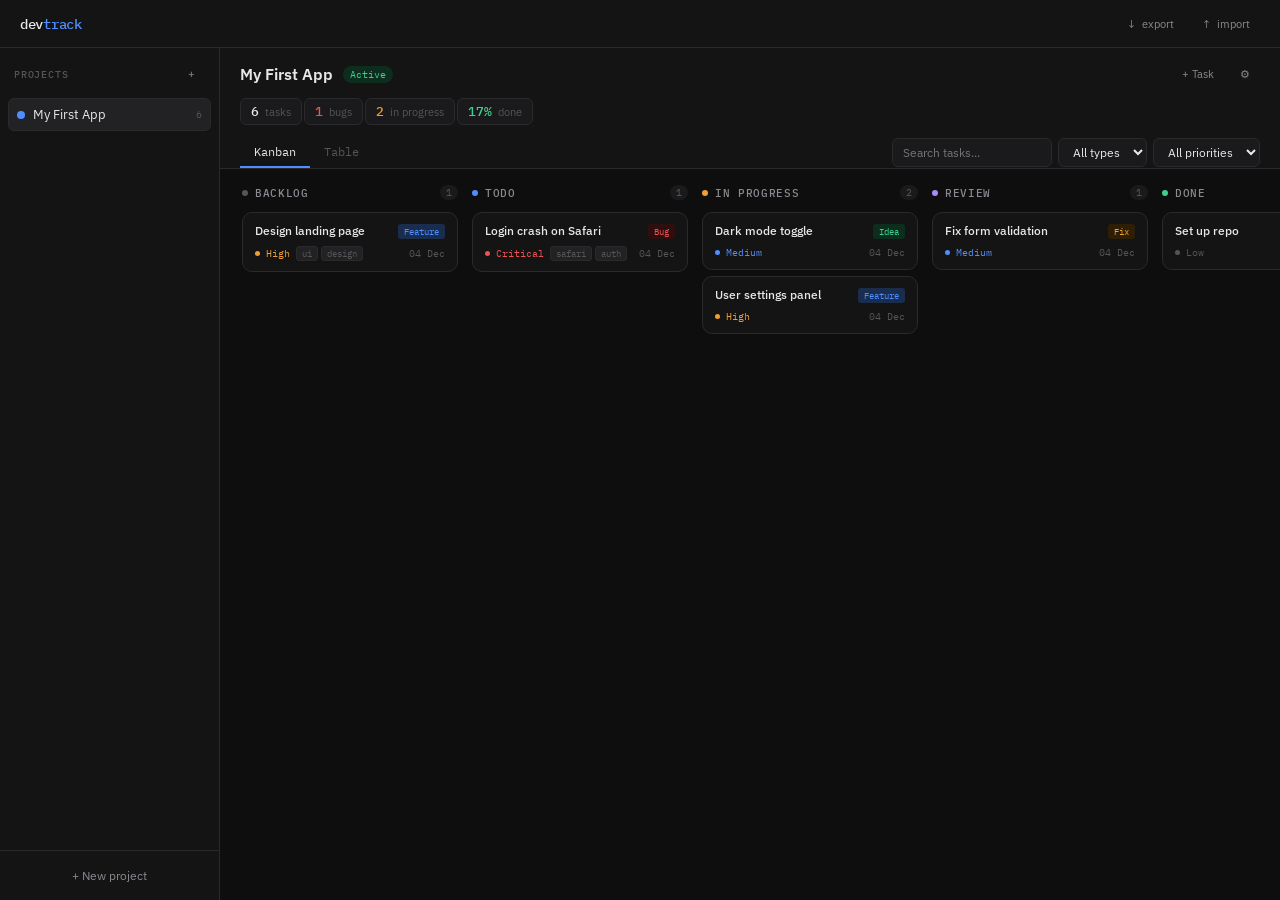
<file: claude.html>
<!DOCTYPE html>
<html lang="en">
<head>
<meta charset="UTF-8">
<meta name="viewport" content="width=device-width, initial-scale=1.0">
<title>DevTrack</title>
<link href="https://fonts.googleapis.com/css2?family=IBM+Plex+Mono:wght@400;500&family=IBM+Plex+Sans:wght@300;400;500;600&display=swap" rel="stylesheet">
<style>
:root {
  --bg: #0e0e0f;
  --bg2: #141415;
  --bg3: #1a1a1c;
  --bg4: #222224;
  --border: #2a2a2d;
  --border2: #333336;
  --text: #e8e8ea;
  --text2: #8a8a90;
  --text3: #555558;
  --accent: #4f8eff;
  --accent-dim: #1a2d4f;
  --green: #3ecf8e;
  --green-dim: #0d2e1f;
  --red: #f05151;
  --red-dim: #2e0f0f;
  --amber: #f0a030;
  --amber-dim: #2e1e06;
  --purple: #a78bfa;
  --purple-dim: #1e1535;
  --mono: 'IBM Plex Mono', monospace;
  --sans: 'IBM Plex Sans', sans-serif;
  --radius: 6px;
  --radius-lg: 10px;
  --panel-w: 480px;
}
* { box-sizing: border-box; margin: 0; padding: 0; }
html, body { height: 100%; overflow: hidden; }
body { font-family: var(--sans); background: var(--bg); color: var(--text); font-size: 13px; display: flex; flex-direction: column; }

/* SCROLLBAR */
::-webkit-scrollbar { width: 5px; height: 5px; }
::-webkit-scrollbar-track { background: transparent; }
::-webkit-scrollbar-thumb { background: var(--border2); border-radius: 99px; }

/* TOP BAR */
#topbar {
  display: flex; align-items: center; gap: 12px;
  padding: 0 20px; height: 48px; min-height: 48px;
  border-bottom: 1px solid var(--border);
  background: var(--bg2);
}
.logo { font-family: var(--mono); font-weight: 500; font-size: 14px; color: var(--text); letter-spacing: -0.02em; }
.logo span { color: var(--accent); }
#topbar-actions { margin-left: auto; display: flex; gap: 8px; align-items: center; }

/* BUTTONS */
.btn { display: inline-flex; align-items: center; gap: 6px; padding: 6px 12px; border-radius: var(--radius); border: 1px solid var(--border2); background: var(--bg3); color: var(--text2); font-family: var(--sans); font-size: 12px; cursor: pointer; transition: all .15s; white-space: nowrap; }
.btn:hover { border-color: var(--border2); background: var(--bg4); color: var(--text); }
.btn-primary { background: var(--accent); border-color: var(--accent); color: #fff; }
.btn-primary:hover { background: #6a9fff; border-color: #6a9fff; color: #fff; }
.btn-ghost { border-color: transparent; background: transparent; }
.btn-ghost:hover { background: var(--bg3); border-color: var(--border); }
.btn-icon { padding: 6px; }
.btn-sm { padding: 4px 9px; font-size: 11px; }
.btn-danger { color: var(--red); border-color: transparent; background: transparent; }
.btn-danger:hover { background: var(--red-dim); border-color: var(--red); }

/* MAIN LAYOUT */
#main { display: flex; flex: 1; overflow: hidden; }

/* SIDEBAR */
#sidebar {
  width: 220px; min-width: 220px; background: var(--bg2);
  border-right: 1px solid var(--border);
  display: flex; flex-direction: column; overflow: hidden;
}
.sidebar-header { padding: 14px 14px 8px; display: flex; align-items: center; justify-content: space-between; }
.sidebar-label { font-size: 10px; font-weight: 500; letter-spacing: .08em; color: var(--text3); text-transform: uppercase; font-family: var(--mono); }
.project-list { flex: 1; overflow-y: auto; padding: 4px 8px; }
.project-item {
  display: flex; align-items: center; gap: 8px;
  padding: 7px 8px; border-radius: var(--radius); cursor: pointer;
  transition: background .1s; margin-bottom: 1px;
  border: 1px solid transparent;
}
.project-item:hover { background: var(--bg3); }
.project-item.active { background: var(--bg4); border-color: var(--border); }
.project-dot { width: 8px; height: 8px; border-radius: 50%; flex-shrink: 0; }
.project-name { flex: 1; font-size: 13px; color: var(--text); overflow: hidden; text-overflow: ellipsis; white-space: nowrap; }
.project-count { font-size: 10px; color: var(--text3); font-family: var(--mono); }
.sidebar-footer { padding: 10px 8px; border-top: 1px solid var(--border); }

/* CONTENT */
#content { flex: 1; display: flex; flex-direction: column; overflow: hidden; position: relative; }

/* PROJECT HEADER */
#proj-header {
  padding: 14px 20px 0; border-bottom: 1px solid var(--border);
  background: var(--bg2); flex-shrink: 0;
}
.proj-title-row { display: flex; align-items: center; gap: 10px; margin-bottom: 12px; }
.proj-title { font-size: 16px; font-weight: 600; color: var(--text); }
.proj-status-badge { font-size: 10px; font-family: var(--mono); padding: 2px 7px; border-radius: 99px; }
.proj-actions { margin-left: auto; display: flex; gap: 6px; }

/* STATS */
.stats-row { display: flex; gap: 2px; margin-bottom: 12px; flex-wrap: wrap; }
.stat-chip {
  background: var(--bg3); border: 1px solid var(--border);
  padding: 4px 10px; border-radius: var(--radius);
  display: flex; align-items: center; gap: 6px;
}
.stat-num { font-family: var(--mono); font-size: 13px; font-weight: 500; color: var(--text); }
.stat-lbl { font-size: 11px; color: var(--text3); }

/* VIEW TABS + FILTERS */
.view-bar { display: flex; align-items: center; gap: 8px; padding-bottom: 0; flex-wrap: wrap; }
.view-tabs { display: flex; }
.view-tab { padding: 7px 14px; font-size: 12px; font-family: var(--mono); color: var(--text3); cursor: pointer; border: none; background: none; border-bottom: 2px solid transparent; transition: all .15s; }
.view-tab.active { color: var(--text); border-bottom-color: var(--accent); }
.view-tab:hover { color: var(--text2); }
.filters { display: flex; gap: 6px; margin-left: auto; flex-wrap: wrap; }
.filter-input { background: var(--bg3); border: 1px solid var(--border); color: var(--text); font-family: var(--sans); font-size: 12px; padding: 5px 10px; border-radius: var(--radius); outline: none; }
.filter-input:focus { border-color: var(--accent); }
select.filter-input { cursor: pointer; }

/* KANBAN */
#kanban-view { flex: 1; overflow-x: auto; overflow-y: hidden; padding: 16px 20px; }
.kanban-board { display: flex; gap: 10px; height: 100%; min-width: max-content; }
.kanban-col { width: 220px; display: flex; flex-direction: column; flex-shrink: 0; }
.col-header { display: flex; align-items: center; gap: 7px; margin-bottom: 10px; padding: 0 2px; }
.col-dot { width: 6px; height: 6px; border-radius: 50%; }
.col-name { font-size: 11px; font-weight: 500; font-family: var(--mono); color: var(--text2); text-transform: uppercase; letter-spacing: .06em; flex: 1; }
.col-cnt { font-size: 10px; font-family: var(--mono); color: var(--text3); background: var(--bg3); padding: 1px 6px; border-radius: 99px; }
.col-body { flex: 1; overflow-y: auto; padding: 2px 2px 40px; }

/* TASK CARD */
.task-card {
  background: var(--bg2); border: 1px solid var(--border);
  border-radius: var(--radius-lg); padding: 10px 12px; margin-bottom: 6px;
  cursor: pointer; transition: border-color .15s, transform .1s;
  position: relative;
}
.task-card:hover { border-color: var(--border2); transform: translateY(-1px); box-shadow: 0 4px 16px rgba(0,0,0,.3); }
.task-card.drag-target { border-color: var(--accent); }
.card-top { display: flex; align-items: flex-start; gap: 6px; margin-bottom: 6px; }
.card-title { font-size: 12px; font-weight: 500; color: var(--text); line-height: 1.4; flex: 1; }
.type-badge { font-size: 9px; font-family: var(--mono); padding: 2px 6px; border-radius: 3px; flex-shrink: 0; margin-top: 1px; }
.card-meta { display: flex; align-items: center; gap: 6px; flex-wrap: wrap; }
.priority-dot { width: 5px; height: 5px; border-radius: 50%; }
.card-tags { display: flex; gap: 3px; flex-wrap: wrap; }
.tag { font-size: 9px; font-family: var(--mono); padding: 1px 5px; border-radius: 3px; background: var(--bg4); color: var(--text3); border: 1px solid var(--border); }
.card-date { font-size: 10px; color: var(--text3); font-family: var(--mono); margin-left: auto; }

/* TABLE VIEW */
#table-view { flex: 1; overflow: auto; padding: 16px 20px; display: none; }
table { width: 100%; border-collapse: collapse; }
thead th { text-align: left; padding: 8px 10px; font-size: 10px; font-family: var(--mono); color: var(--text3); text-transform: uppercase; letter-spacing: .06em; border-bottom: 1px solid var(--border); cursor: pointer; white-space: nowrap; }
thead th:hover { color: var(--text2); }
tbody tr { border-bottom: 1px solid var(--border); cursor: pointer; transition: background .1s; }
tbody tr:hover { background: var(--bg3); }
tbody td { padding: 9px 10px; color: var(--text); vertical-align: middle; }
td.title-cell { font-weight: 500; max-width: 280px; }
td.title-cell span { display: block; overflow: hidden; text-overflow: ellipsis; white-space: nowrap; }
td.muted { color: var(--text3); font-family: var(--mono); font-size: 11px; }

/* EMPTY STATE */
.empty-state { display: flex; flex-direction: column; align-items: center; justify-content: center; height: 100%; color: var(--text3); gap: 10px; }
.empty-state .big { font-size: 32px; }
.empty-state p { font-size: 13px; }

/* DETAIL PANEL */
#detail-panel {
  position: absolute; top: 0; right: 0; bottom: 0;
  width: var(--panel-w); background: var(--bg2);
  border-left: 1px solid var(--border);
  display: flex; flex-direction: column;
  transform: translateX(100%); transition: transform .2s cubic-bezier(.4,0,.2,1);
  z-index: 50; overflow: hidden;
}
#detail-panel.open { transform: translateX(0); }
.panel-header { padding: 14px 16px; border-bottom: 1px solid var(--border); flex-shrink: 0; }
.panel-title-row { display: flex; align-items: flex-start; gap: 8px; margin-bottom: 10px; }
.panel-title { font-size: 15px; font-weight: 600; color: var(--text); flex: 1; line-height: 1.4; cursor: text; border: 1px solid transparent; border-radius: var(--radius); padding: 2px 4px; background: transparent; font-family: var(--sans); outline: none; transition: border-color .15s; }
.panel-title:hover { border-color: var(--border); }
.panel-title:focus { border-color: var(--accent); background: var(--bg3); }
.panel-close { background: none; border: none; color: var(--text3); cursor: pointer; font-size: 18px; padding: 2px 6px; border-radius: var(--radius); transition: color .15s; flex-shrink: 0; }
.panel-close:hover { color: var(--text); }
.panel-meta { display: flex; gap: 8px; flex-wrap: wrap; align-items: center; }
.meta-select { background: var(--bg3); border: 1px solid var(--border); color: var(--text); font-family: var(--sans); font-size: 11px; padding: 3px 8px; border-radius: var(--radius); outline: none; cursor: pointer; }
.meta-select:focus { border-color: var(--accent); }

/* PANEL TABS */
.panel-tabs { display: flex; border-bottom: 1px solid var(--border); padding: 0 16px; flex-shrink: 0; }
.panel-tab { padding: 9px 12px; font-size: 11px; font-family: var(--mono); color: var(--text3); cursor: pointer; border: none; background: none; border-bottom: 2px solid transparent; transition: all .15s; }
.panel-tab.active { color: var(--text); border-bottom-color: var(--accent); }
.panel-tab:hover { color: var(--text2); }

/* PANEL BODY */
.panel-body { flex: 1; overflow-y: auto; padding: 16px; }
.panel-section { display: none; }
.panel-section.active { display: block; }
.field-label { font-size: 10px; font-family: var(--mono); color: var(--text3); text-transform: uppercase; letter-spacing: .06em; margin-bottom: 6px; }
.field-block { margin-bottom: 18px; }
textarea.panel-input {
  width: 100%; background: var(--bg3); border: 1px solid var(--border);
  color: var(--text); font-family: var(--sans); font-size: 13px;
  padding: 10px 12px; border-radius: var(--radius-lg); outline: none;
  resize: vertical; min-height: 90px; transition: border-color .15s;
  line-height: 1.6;
}
textarea.panel-input:focus { border-color: var(--accent); }
.prompt-wrap { position: relative; }
.prompt-copy { position: absolute; top: 8px; right: 8px; font-size: 10px; font-family: var(--mono); padding: 3px 8px; }
.prompt-copy.copied { color: var(--green); border-color: var(--green); }

/* TAGS INPUT */
.tags-wrap { display: flex; flex-wrap: wrap; gap: 4px; align-items: center; padding: 7px 10px; background: var(--bg3); border: 1px solid var(--border); border-radius: var(--radius-lg); min-height: 36px; cursor: text; }
.tags-wrap:focus-within { border-color: var(--accent); }
.tag-chip { display: flex; align-items: center; gap: 3px; background: var(--bg4); border: 1px solid var(--border2); color: var(--text2); font-size: 10px; font-family: var(--mono); padding: 2px 7px; border-radius: 3px; }
.tag-chip button { background: none; border: none; color: var(--text3); cursor: pointer; font-size: 12px; padding: 0 0 0 2px; line-height: 1; }
.tag-chip button:hover { color: var(--red); }
#tag-input { background: none; border: none; color: var(--text); font-family: var(--mono); font-size: 11px; outline: none; min-width: 80px; flex: 1; }

/* NOTES */
.note-item { padding: 10px 12px; background: var(--bg3); border: 1px solid var(--border); border-radius: var(--radius-lg); margin-bottom: 8px; }
.note-ts { font-size: 10px; font-family: var(--mono); color: var(--text3); margin-bottom: 4px; }
.note-text { font-size: 13px; color: var(--text); line-height: 1.6; white-space: pre-wrap; }
.note-add-wrap { display: flex; flex-direction: column; gap: 6px; }
.note-add-wrap textarea { min-height: 60px; }

/* PANEL FOOTER */
.panel-footer { padding: 10px 16px; border-top: 1px solid var(--border); display: flex; justify-content: space-between; align-items: center; flex-shrink: 0; }
.panel-footer-meta { font-size: 10px; font-family: var(--mono); color: var(--text3); }

/* MODALS */
.modal-backdrop { position: fixed; inset: 0; background: rgba(0,0,0,.6); z-index: 200; display: none; align-items: center; justify-content: center; }
.modal-backdrop.open { display: flex; }
.modal { background: var(--bg2); border: 1px solid var(--border2); border-radius: var(--radius-lg); padding: 20px; width: 420px; max-width: 95vw; }
.modal h2 { font-size: 15px; font-weight: 600; margin-bottom: 16px; color: var(--text); }
.form-field { margin-bottom: 12px; }
.form-field label { display: block; font-size: 11px; font-family: var(--mono); color: var(--text3); margin-bottom: 5px; }
.form-input { width: 100%; background: var(--bg3); border: 1px solid var(--border2); color: var(--text); font-family: var(--sans); font-size: 13px; padding: 8px 10px; border-radius: var(--radius); outline: none; }
.form-input:focus { border-color: var(--accent); }
select.form-input { cursor: pointer; }
.form-row { display: flex; gap: 10px; }
.form-row .form-field { flex: 1; }
.modal-btns { display: flex; gap: 8px; justify-content: flex-end; margin-top: 16px; }
.color-picker { display: flex; gap: 6px; flex-wrap: wrap; }
.color-swatch { width: 22px; height: 22px; border-radius: 50%; cursor: pointer; border: 2px solid transparent; transition: transform .1s; }
.color-swatch:hover { transform: scale(1.15); }
.color-swatch.selected { border-color: var(--text); }

/* NO PROJECT STATE */
#no-project { flex: 1; display: flex; flex-direction: column; align-items: center; justify-content: center; gap: 12px; color: var(--text3); }
#no-project h2 { font-size: 18px; color: var(--text2); font-weight: 400; }
#no-project p { font-size: 13px; }

/* STATUS / PRIORITY COLORS */
.p-critical { color: var(--red); }
.p-high { color: var(--amber); }
.p-medium { color: var(--accent); }
.p-low { color: var(--text3); }
.t-feature { background: var(--accent-dim); color: var(--accent); }
.t-bug { background: var(--red-dim); color: var(--red); }
.t-fix { background: var(--amber-dim); color: var(--amber); }
.t-idea { background: var(--green-dim); color: var(--green); }
.t-chore { background: var(--bg4); color: var(--text3); }

/* ANIMATIONS */
@keyframes slideIn { from { opacity: 0; transform: translateY(6px); } to { opacity: 1; transform: translateY(0); } }
@keyframes cardPop { from { opacity: 0; transform: scale(.94) translateY(4px); } to { opacity: 1; transform: scale(1) translateY(0); } }
@keyframes dropFlash { 0%,100% { background: var(--bg2); } 50% { background: var(--accent-dim); } }
.task-card { animation: cardPop .18s cubic-bezier(.34,1.3,.64,1) both; }

/* DRAG & DROP */
.task-card {
  user-select: none;
  -webkit-user-select: none;
}
.task-card.dragging {
  opacity: 0;
  pointer-events: none;
}
.task-card.drop-above::before,
.task-card.drop-below::after {
  content: '';
  display: block;
  height: 3px;
  background: var(--accent);
  border-radius: 99px;
  margin: 2px 0;
  animation: fadeIn .1s ease;
}
@keyframes fadeIn { from { opacity: 0; scaleX: .8; } to { opacity: 1; scaleX: 1; } }
.task-card.drop-above { padding-top: 14px; }
.task-card.drop-below { padding-bottom: 14px; }

.col-body {
  transition: background .15s;
}
.col-body.drag-over-empty {
  background: var(--accent-dim);
  border-radius: var(--radius-lg);
  outline: 1.5px dashed var(--accent);
  outline-offset: -2px;
}
.col-body.drag-over-empty .drop-hint { display: flex; }

.drop-hint {
  display: none;
  align-items: center;
  justify-content: center;
  height: 48px;
  border-radius: var(--radius-lg);
  color: var(--accent);
  font-size: 11px;
  font-family: var(--mono);
  margin-bottom: 6px;
  opacity: .7;
}

/* drag ghost — rendered off-screen via JS */
#drag-ghost {
  position: fixed;
  top: -1000px;
  left: -1000px;
  width: 210px;
  background: var(--bg2);
  border: 1px solid var(--accent);
  border-radius: var(--radius-lg);
  padding: 10px 12px;
  pointer-events: none;
  box-shadow: 0 12px 40px rgba(0,0,0,.6), 0 0 0 1px var(--accent);
  z-index: 9999;
  font-family: var(--sans);
  font-size: 12px;
  color: var(--text);
  opacity: .95;
  transform: rotate(1.5deg);
}

/* SCROLLABLE CONTENT AREA */
#view-area { flex: 1; overflow: hidden; display: flex; flex-direction: column; }

/* ═══════════════════════════════════════════════════════
   RESPONSIVE — MOBILE & TABLET
   ═══════════════════════════════════════════════════════ */

/* Mobile overlay */
#mobile-overlay {
  display: none;
  position: fixed; inset: 0;
  background: rgba(0,0,0,.55);
  z-index: 80;
  backdrop-filter: blur(2px);
}
#mobile-overlay.active { display: block; }

/* Bottom nav */
#mobile-nav {
  display: none;
  position: fixed; bottom: 0; left: 0; right: 0;
  height: 58px;
  background: var(--bg2);
  border-top: 1px solid var(--border);
  z-index: 100;
  align-items: stretch;
  padding: 0 4px;
  padding-bottom: env(safe-area-inset-bottom);
}
.mobile-nav-btn {
  flex: 1;
  display: flex;
  flex-direction: column;
  align-items: center;
  justify-content: center;
  gap: 3px;
  background: none;
  border: none;
  color: var(--text3);
  font-size: 9px;
  font-family: var(--mono);
  letter-spacing: .04em;
  cursor: pointer;
  border-radius: var(--radius);
  transition: color .15s, background .15s;
  padding: 6px 4px;
}
.mobile-nav-btn.active { color: var(--accent); }
.mobile-nav-btn svg { width: 20px; height: 20px; stroke: currentColor; fill: none; stroke-width: 1.6; stroke-linecap: round; stroke-linejoin: round; }

/* Hamburger button in topbar */
#sidebar-toggle {
  display: none;
  background: none;
  border: none;
  color: var(--text2);
  cursor: pointer;
  padding: 4px 6px;
  border-radius: var(--radius);
}
#sidebar-toggle svg { width: 20px; height: 20px; stroke: currentColor; fill: none; stroke-width: 1.8; stroke-linecap: round; }
#sidebar-toggle:hover { background: var(--bg3); }

/* ── TABLET 768–1024px ── */
@media (max-width: 1024px) {
  #sidebar {
    position: fixed;
    left: 0; top: 0; bottom: 0;
    z-index: 85;
    transform: translateX(-100%);
    transition: transform .28s cubic-bezier(.4,0,.2,1);
    width: 260px !important;
    min-width: 260px !important;
  }
  #sidebar.mobile-visible { transform: translateX(0); }
  #sidebar-toggle { display: flex; }
  #main { overflow: visible; }
  #content { overflow: hidden; }
  .kanban-col { width: 200px; }
}

/* ── MOBILE ≤767px ── */
@media (max-width: 767px) {
  :root { --panel-w: 100vw; }

  #topbar { padding: 0 12px; gap: 8px; }
  .logo { font-size: 13px; }
  #topbar-actions .btn span { display: none; }

  #mobile-nav { display: flex; }
  #main { padding-bottom: 58px; }

  /* Sidebar full width panel on mobile */
  #sidebar {
    width: 100vw !important;
    min-width: 100vw !important;
    max-width: 320px !important;
  }

  /* Project header compact */
  #proj-header { padding: 10px 12px 0; }
  .proj-title { font-size: 14px; }
  .proj-actions .btn-ghost { padding: 5px 8px; font-size: 11px; }
  .stats-row { gap: 4px; margin-bottom: 8px; overflow-x: auto; flex-wrap: nowrap; }
  .stat-chip { flex-shrink: 0; }
  .view-bar { gap: 6px; }
  .filters { gap: 4px; flex-wrap: nowrap; overflow-x: auto; }
  .filter-input { flex-shrink: 0; font-size: 11px; padding: 4px 7px; }
  #search-input { width: 120px !important; }

  /* Kanban horizontal scroll on mobile */
  #kanban-view { padding: 10px 12px; }
  .kanban-board { gap: 8px; }
  .kanban-col { width: 240px; }
  .col-body { padding-bottom: 60px; }

  /* Table view */
  #table-view { padding: 10px 12px; }
  thead th:nth-child(4),
  thead th:nth-child(5),
  tbody td:nth-child(4),
  tbody td:nth-child(5) { display: none; }

  /* Detail panel full screen */
  #detail-panel {
    width: 100% !important;
    border-left: none;
    border-top: 1px solid var(--border);
  }
  .panel-body { padding-bottom: 80px; }

  /* Modals */
  .modal { width: 96vw; max-width: 96vw; padding: 16px; }
  .modal-btns { flex-wrap: wrap; }
  .modal-btns .btn { flex: 1; justify-content: center; min-width: 80px; }
  .form-row { flex-direction: column; gap: 0; }
}

/* ── SMALL PHONES ≤430px ── */
@media (max-width: 430px) {
  #proj-header { padding: 8px 10px 0; }
  .proj-title { font-size: 13px; }
  .kanban-col { width: 220px; }
  .view-tab { padding: 7px 10px; font-size: 11px; }
  #search-input { width: 100px !important; }
}

/* ── LANDSCAPE PHONE ── */
@media (max-width: 767px) and (orientation: landscape) {
  #mobile-nav { height: 48px; }
  #main { padding-bottom: 48px; }
  .col-body { padding-bottom: 55px; }
}

/* Safe area */
@supports (padding-bottom: env(safe-area-inset-bottom)) {
  #mobile-nav { padding-bottom: calc(env(safe-area-inset-bottom) + 4px); height: calc(58px + env(safe-area-inset-bottom)); }
  @media (max-width: 767px) { #main { padding-bottom: calc(58px + env(safe-area-inset-bottom)); } }
}
</style>
</head>
<body>

<!-- TOP BAR -->
<div id="topbar">
  <button id="sidebar-toggle" onclick="toggleSidebar()" aria-label="Toggle projects">
    <svg viewBox="0 0 24 24"><line x1="3" y1="6" x2="21" y2="6"/><line x1="3" y1="12" x2="21" y2="12"/><line x1="3" y1="18" x2="21" y2="18"/></svg>
  </button>
  <div class="logo">dev<span>track</span></div>
  <div id="topbar-actions">
    <button class="btn btn-ghost btn-sm" onclick="exportData()">↓ <span>export</span></button>
    <label class="btn btn-ghost btn-sm" style="cursor:pointer">↑ <span>import</span><input type="file" accept=".json" style="display:none" onchange="importData(event)"></label>
  </div>
</div>

<!-- MAIN -->
<div id="main">

  <!-- SIDEBAR -->
  <div id="sidebar">
    <div class="sidebar-header">
      <span class="sidebar-label">Projects</span>
      <button class="btn btn-ghost btn-icon btn-sm" onclick="openNewProject()" title="New project">+</button>
    </div>
    <div class="project-list" id="project-list"></div>
    <div class="sidebar-footer">
      <button class="btn btn-ghost" style="width:100%;justify-content:center" onclick="openNewProject()">+ New project</button>
    </div>
  </div>

  <!-- CONTENT -->
  <div id="content">
    <div id="no-project">
      <div style="font-size:36px">📋</div>
      <h2>No project selected</h2>
      <p>Create a project to get started</p>
      <button class="btn btn-primary" onclick="openNewProject()">+ New project</button>
    </div>

    <div id="project-view" style="display:none;flex-direction:column;height:100%;overflow:hidden;flex:1">
      <!-- PROJECT HEADER -->
      <div id="proj-header">
        <div class="proj-title-row">
          <div class="proj-title" id="proj-title-text"></div>
          <span class="proj-status-badge" id="proj-status-badge"></span>
          <div class="proj-actions">
            <button class="btn btn-ghost btn-sm" onclick="openNewTask()">+ Task</button>
            <button class="btn btn-ghost btn-sm" onclick="editProject()">⚙</button>
          </div>
        </div>
        <div class="stats-row" id="stats-row"></div>
        <div class="view-bar">
          <div class="view-tabs">
            <button class="view-tab active" onclick="switchView('kanban')" id="tab-kanban">Kanban</button>
            <button class="view-tab" onclick="switchView('table')" id="tab-table">Table</button>
          </div>
          <div class="filters">
            <input class="filter-input" id="search-input" placeholder="Search tasks..." oninput="renderView()" style="width:160px">
            <select class="filter-input" id="filter-type" onchange="renderView()">
              <option value="">All types</option>
              <option>Feature</option><option>Bug</option><option>Fix</option><option>Idea</option><option>Chore</option>
            </select>
            <select class="filter-input" id="filter-priority" onchange="renderView()">
              <option value="">All priorities</option>
              <option>Critical</option><option>High</option><option>Medium</option><option>Low</option>
            </select>
          </div>
        </div>
      </div>

      <!-- VIEW AREA -->
      <div id="view-area">
        <!-- KANBAN -->
        <div id="kanban-view">
          <div class="kanban-board" id="kanban-board"></div>
        </div>

        <!-- TABLE -->
        <div id="table-view">
          <table>
            <thead>
              <tr>
                <th onclick="sortTable('title')">Title ↕</th>
                <th onclick="sortTable('type')">Type ↕</th>
                <th onclick="sortTable('status')">Status ↕</th>
                <th onclick="sortTable('priority')">Priority ↕</th>
                <th onclick="sortTable('updated')">Updated ↕</th>
                <th></th>
              </tr>
            </thead>
            <tbody id="table-body"></tbody>
          </table>
        </div>
      </div>
    </div>

    <!-- DETAIL PANEL -->
    <div id="detail-panel">
      <div class="panel-header">
        <div class="panel-title-row">
          <textarea class="panel-title" id="panel-title" rows="1" oninput="autoResize(this);updateTaskField('title',this.value)"></textarea>
          <button class="panel-close" onclick="closePanel()">×</button>
        </div>
        <div class="panel-meta">
          <select class="meta-select" id="panel-type" onchange="updateTaskField('type',this.value);renderView()">
            <option>Feature</option><option>Bug</option><option>Fix</option><option>Idea</option><option>Chore</option>
          </select>
          <select class="meta-select" id="panel-status" onchange="updateTaskField('status',this.value);renderView()">
            <option>Backlog</option><option>Todo</option><option>In Progress</option><option>Review</option><option>Done</option>
          </select>
          <select class="meta-select" id="panel-priority" onchange="updateTaskField('priority',this.value);renderView()">
            <option>Critical</option><option>High</option><option>Medium</option><option>Low</option>
          </select>
        </div>
      </div>
      <div class="panel-tabs">
        <button class="panel-tab active" onclick="switchPanelTab('overview')">Overview</button>
        <button class="panel-tab" onclick="switchPanelTab('prompt')">Prompt</button>
        <button class="panel-tab" onclick="switchPanelTab('notes')">Notes</button>
      </div>
      <div class="panel-body">
        <!-- OVERVIEW -->
        <div class="panel-section active" id="panel-overview">
          <div class="field-block">
            <div class="field-label">Description</div>
            <textarea class="panel-input" id="panel-desc" placeholder="Describe this task..." rows="5" oninput="updateTaskField('description',this.value)"></textarea>
          </div>
          <div class="field-block">
            <div class="field-label">Tags</div>
            <div class="tags-wrap" onclick="document.getElementById('tag-input').focus()">
              <div id="tags-display"></div>
              <input id="tag-input" placeholder="add tag, enter" onkeydown="handleTagInput(event)">
            </div>
          </div>
        </div>
        <!-- PROMPT -->
        <div class="panel-section" id="panel-prompt">
          <div class="field-block">
            <div class="field-label">AI / Vibe-code prompt</div>
            <div class="prompt-wrap">
              <textarea class="panel-input" id="panel-prompt-text" placeholder="Paste your prompt here — the one you feed to the AI for this task..." rows="12" oninput="updateTaskField('prompt',this.value)"></textarea>
              <button class="btn btn-ghost btn-sm prompt-copy" id="prompt-copy-btn" onclick="copyPrompt()">copy</button>
            </div>
          </div>
        </div>
        <!-- NOTES -->
        <div class="panel-section" id="panel-notes">
          <div class="note-add-wrap field-block">
            <div class="field-label">Add note</div>
            <textarea class="panel-input" id="new-note-input" placeholder="Write a note..." rows="3"></textarea>
            <div style="display:flex;justify-content:flex-end">
              <button class="btn btn-primary btn-sm" onclick="addNote()">+ Add note</button>
            </div>
          </div>
          <div id="notes-list"></div>
        </div>
      </div>
      <div class="panel-footer">
        <span class="panel-footer-meta" id="panel-dates"></span>
        <div style="display:flex;gap:6px">
          <button class="btn btn-ghost btn-sm" onclick="duplicateTask()">duplicate</button>
          <button class="btn btn-danger btn-sm" onclick="deleteTask()">delete</button>
        </div>
      </div>
    </div>
  </div>
</div>

<!-- NEW PROJECT MODAL -->
<div class="modal-backdrop" id="modal-project">
  <div class="modal">
    <h2 id="modal-project-title">New project</h2>
    <div class="form-field">
      <label>Project name</label>
      <input class="form-input" id="proj-name-input" placeholder="My awesome app...">
    </div>
    <div class="form-field">
      <label>Description</label>
      <input class="form-input" id="proj-desc-input" placeholder="What are you building?">
    </div>
    <div class="form-field">
      <label>Tech stack</label>
      <input class="form-input" id="proj-stack-input" placeholder="e.g. HTML / CSS / JS">
    </div>
    <div class="form-row">
      <div class="form-field">
        <label>Status</label>
        <select class="form-input" id="proj-status-input">
          <option>Active</option><option>Paused</option><option>Archived</option>
        </select>
      </div>
      <div class="form-field">
        <label>Color</label>
        <div class="color-picker" id="color-picker"></div>
      </div>
    </div>
    <div class="modal-btns">
      <button class="btn btn-danger" id="delete-project-btn" onclick="deleteProject()" style="display:none;margin-right:auto">delete project</button>
      <button class="btn" onclick="closeProjectModal()">Cancel</button>
      <button class="btn btn-primary" onclick="saveProject()">Save</button>
    </div>
  </div>
</div>

<!-- NEW TASK MODAL -->
<div class="modal-backdrop" id="modal-task">
  <div class="modal">
    <h2>New task</h2>
    <div class="form-field">
      <label>Title</label>
      <input class="form-input" id="task-title-input" placeholder="What needs to be done?">
    </div>
    <div class="form-row">
      <div class="form-field">
        <label>Type</label>
        <select class="form-input" id="task-type-input">
          <option>Feature</option><option>Bug</option><option>Fix</option><option>Idea</option><option>Chore</option>
        </select>
      </div>
      <div class="form-field">
        <label>Status</label>
        <select class="form-input" id="task-status-input">
          <option>Backlog</option><option>Todo</option><option>In Progress</option><option>Review</option><option>Done</option>
        </select>
      </div>
    </div>
    <div class="form-field">
      <label>Priority</label>
      <select class="form-input" id="task-priority-input">
        <option>Medium</option><option>Critical</option><option>High</option><option>Low</option>
      </select>
    </div>
    <div class="modal-btns">
      <button class="btn" onclick="closeTaskModal()">Cancel</button>
      <button class="btn btn-primary" onclick="saveNewTask()">Create task</button>
    </div>
  </div>
</div>

<script>
const COLORS = ['#4f8eff','#3ecf8e','#f0a030','#f05151','#a78bfa','#f06292','#26c6da','#ffb74d'];
const STATUSES = ['Backlog','Todo','In Progress','Review','Done'];
const STATUS_DOTS = { 'Backlog':'#555558', 'Todo':'#4f8eff', 'In Progress':'#f0a030', 'Review':'#a78bfa', 'Done':'#3ecf8e' };
const PRIORITY_ORDER = { 'Critical':0,'High':1,'Medium':2,'Low':3 };

let state = { projects: [], tasks: [], activeProjectId: null };
let currentTaskId = null;
let currentView = 'kanban';
let sortCol = 'updated', sortDir = -1;
let editingProjectId = null;
let selectedColor = COLORS[0];

// ─── STORAGE ───────────────────────────────────────────────
function save() { localStorage.setItem('devtrack_v1', JSON.stringify(state)); }
function load() {
  const d = localStorage.getItem('devtrack_v1');
  if (d) { try { state = JSON.parse(d); } catch(e) {} }
  if (!state.projects) state.projects = [];
  if (!state.tasks) state.tasks = [];
  if (!state.activeProjectId) state.activeProjectId = null;
  renderSidebar();
  if (state.activeProjectId) activateProject(state.activeProjectId, false);
}

// ─── SIDEBAR ───────────────────────────────────────────────
function renderSidebar() {
  const el = document.getElementById('project-list');
  if (!state.projects.length) { el.innerHTML = `<div style="padding:12px 8px;color:var(--text3);font-size:12px">No projects yet</div>`; return; }
  el.innerHTML = state.projects.map(p => {
    const cnt = state.tasks.filter(t => t.projectId === p.id && !t.archived).length;
    return `<div class="project-item${p.id===state.activeProjectId?' active':''}" onclick="activateProject('${p.id}')">
      <div class="project-dot" style="background:${p.color}"></div>
      <span class="project-name">${esc(p.name)}</span>
      <span class="project-count">${cnt}</span>
    </div>`;
  }).join('');
}

function activateProject(id, doSave=true) {
  state.activeProjectId = id;
  if (doSave) save();
  const p = state.projects.find(x => x.id === id);
  if (!p) return;
  document.getElementById('no-project').style.display = 'none';
  document.getElementById('project-view').style.display = 'flex';
  document.getElementById('proj-title-text').textContent = p.name;
  const badge = document.getElementById('proj-status-badge');
  badge.textContent = p.status;
  badge.style.background = p.status==='Active'?'var(--green-dim)':p.status==='Paused'?'var(--amber-dim)':'var(--bg4)';
  badge.style.color = p.status==='Active'?'var(--green)':p.status==='Paused'?'var(--amber)':'var(--text3)';
  renderSidebar();
  renderStats();
  renderView();
  closePanel();
}

// ─── STATS ─────────────────────────────────────────────────
function renderStats() {
  const tasks = activeTasks();
  const done = tasks.filter(t => t.status==='Done').length;
  const bugs = tasks.filter(t => t.type==='Bug').length;
  const ip = tasks.filter(t => t.status==='In Progress').length;
  const pct = tasks.length ? Math.round(done/tasks.length*100) : 0;
  document.getElementById('stats-row').innerHTML = `
    <div class="stat-chip"><span class="stat-num">${tasks.length}</span><span class="stat-lbl">tasks</span></div>
    <div class="stat-chip"><span class="stat-num" style="color:var(--red)">${bugs}</span><span class="stat-lbl">bugs</span></div>
    <div class="stat-chip"><span class="stat-num" style="color:var(--amber)">${ip}</span><span class="stat-lbl">in progress</span></div>
    <div class="stat-chip"><span class="stat-num" style="color:var(--green)">${pct}%</span><span class="stat-lbl">done</span></div>
  `;
}

// ─── FILTERING ─────────────────────────────────────────────
function activeTasks() {
  return state.tasks.filter(t => t.projectId===state.activeProjectId && !t.archived);
}
function filteredTasks() {
  const q = document.getElementById('search-input').value.toLowerCase();
  const ft = document.getElementById('filter-type').value;
  const fp = document.getElementById('filter-priority').value;
  return activeTasks().filter(t => {
    if (q && !t.title.toLowerCase().includes(q) && !(t.description||'').toLowerCase().includes(q)) return false;
    if (ft && t.type !== ft) return false;
    if (fp && t.priority !== fp) return false;
    return true;
  });
}

// ─── VIEW SWITCHING ────────────────────────────────────────
function switchView(v) {
  currentView = v;
  document.getElementById('kanban-view').style.display = v==='kanban' ? 'block' : 'none';
  document.getElementById('table-view').style.display = v==='table' ? 'block' : 'none';
  document.getElementById('tab-kanban').classList.toggle('active', v==='kanban');
  document.getElementById('tab-table').classList.toggle('active', v==='table');
  renderView();
}
function renderView() {
  renderStats();
  if (currentView==='kanban') renderKanban(); else renderTable();
}

// ─── KANBAN ────────────────────────────────────────────────
function renderKanban() {
  const board = document.getElementById('kanban-board');
  const tasks = filteredTasks();
  board.innerHTML = STATUSES.map(status => {
    const col = tasks.filter(t => t.status===status);
    const colId = status.replace(/ /g,'_');
    return `<div class="kanban-col">
      <div class="col-header">
        <div class="col-dot" style="background:${STATUS_DOTS[status]}"></div>
        <div class="col-name">${status}</div>
        <div class="col-cnt">${col.length}</div>
      </div>
      <div class="col-body" id="col-${colId}" data-status="${status}"
        ondragover="onColDragOver(event,this)"
        ondragleave="onColDragLeave(event,this)"
        ondrop="onColDrop(event,'${status}',this)">
        <div class="drop-hint">drop here</div>
        ${col.map(t => taskCard(t)).join('')}
      </div>
    </div>`;
  }).join('');
}

function taskCard(t) {
  const typeClass = 't-'+t.type.toLowerCase();
  const pClass = 'p-'+t.priority.toLowerCase();
  const tags = (t.tags||[]).slice(0,3).map(tag=>`<span class="tag">${esc(tag)}</span>`).join('');
  return `<div class="task-card" draggable="true" data-id="${t.id}"
    onclick="openTask('${t.id}')"
    ondragstart="onDragStart(event,'${t.id}')"
    ondragend="onDragEnd(event)"
    ontouchstart="onTouchStart(event,'${t.id}')">
    <div class="card-top">
      <div class="card-title">${esc(t.title)}</div>
      <span class="type-badge ${typeClass}">${t.type}</span>
    </div>
    <div class="card-meta">
      <div class="priority-dot ${pClass}" style="background:currentColor;width:5px;height:5px;border-radius:50%"></div>
      <span style="font-size:10px;font-family:var(--mono)" class="${pClass}">${t.priority}</span>
      ${tags ? `<div class="card-tags">${tags}</div>` : ''}
      <span class="card-date">${fmtDate(t.updated||t.created)}</span>
    </div>
  </div>`;
}

// ─── DRAG & DROP ───────────────────────────────────────────
let dragTaskId = null;
let dragGhost = null;
let dragOverCard = null;
let dragOverPos = null; // 'above' | 'below'
let dragOverCol = null;
let dragOffsetX = 0, dragOffsetY = 0;

function createGhost(card, title) {
  const g = document.createElement('div');
  g.id = 'drag-ghost';
  g.innerHTML = `<div style="font-size:12px;font-weight:500;line-height:1.4;color:var(--text)">${esc(title)}</div>`;
  document.body.appendChild(g);
  return g;
}

function onDragStart(e, id) {
  dragTaskId = id;
  const card = e.currentTarget;
  const rect = card.getBoundingClientRect();
  dragOffsetX = e.clientX - rect.left;
  dragOffsetY = e.clientY - rect.top;

  const task = state.tasks.find(t => t.id === id);
  dragGhost = createGhost(card, task ? task.title : '');

  // Use a transparent 1x1 px image as the native ghost so our custom one shows
  const blank = document.createElement('canvas');
  blank.width = 1; blank.height = 1;
  e.dataTransfer.setDragImage(blank, 0, 0);
  e.dataTransfer.effectAllowed = 'move';

  requestAnimationFrame(() => card.classList.add('dragging'));
}

function onDragEnd(e) {
  if (dragGhost) { dragGhost.remove(); dragGhost = null; }
  // Remove all drag indicators
  document.querySelectorAll('.task-card.dragging').forEach(el => el.classList.remove('dragging'));
  document.querySelectorAll('.task-card.drop-above').forEach(el => el.classList.remove('drop-above'));
  document.querySelectorAll('.task-card.drop-below').forEach(el => el.classList.remove('drop-below'));
  document.querySelectorAll('.col-body.drag-over-empty').forEach(el => el.classList.remove('drag-over-empty'));
  dragTaskId = null; dragOverCard = null; dragOverPos = null; dragOverCol = null;
}

document.addEventListener('dragover', e => {
  e.preventDefault();
  if (!dragGhost) return;
  dragGhost.style.left = (e.clientX - dragOffsetX) + 'px';
  dragGhost.style.top  = (e.clientY - dragOffsetY) + 'px';
});

function onColDragOver(e, colEl) {
  e.preventDefault(); e.stopPropagation();
  e.dataTransfer.dropEffect = 'move';

  // Find if cursor is over a specific card
  const cards = [...colEl.querySelectorAll('.task-card:not(.dragging)')];

  // Clear previous indicators
  document.querySelectorAll('.task-card.drop-above').forEach(el => el.classList.remove('drop-above'));
  document.querySelectorAll('.task-card.drop-below').forEach(el => el.classList.remove('drop-below'));
  document.querySelectorAll('.col-body.drag-over-empty').forEach(el => el.classList.remove('drag-over-empty'));

  if (!cards.length) {
    colEl.classList.add('drag-over-empty');
    dragOverCard = null; dragOverPos = 'empty'; dragOverCol = colEl;
    return;
  }

  let targetCard = null, targetPos = 'below';
  for (const card of cards) {
    const rect = card.getBoundingClientRect();
    const mid = rect.top + rect.height / 2;
    if (e.clientY < mid) { targetCard = card; targetPos = 'above'; break; }
    targetCard = card; targetPos = 'below';
  }

  if (targetCard) {
    targetCard.classList.add(targetPos === 'above' ? 'drop-above' : 'drop-below');
    dragOverCard = targetCard;
    dragOverPos = targetPos;
    dragOverCol = colEl;
  }
}

function onColDragLeave(e, colEl) {
  // Only clear if we're actually leaving the column (not entering a child)
  if (!colEl.contains(e.relatedTarget)) {
    colEl.classList.remove('drag-over-empty');
    document.querySelectorAll('.task-card.drop-above').forEach(el => el.classList.remove('drop-above'));
    document.querySelectorAll('.task-card.drop-below').forEach(el => el.classList.remove('drop-below'));
  }
}

function onColDrop(e, status, colEl) {
  e.preventDefault();
  if (!dragTaskId) return;

  const task = state.tasks.find(t => t.id === dragTaskId);
  if (!task) return;

  // Figure out insert position
  const cards = [...colEl.querySelectorAll('.task-card:not(.dragging)')];
  let insertBeforeId = null;

  if (dragOverCard && dragOverPos) {
    const targetId = dragOverCard.dataset.id;
    const targetIdx = cards.findIndex(c => c.dataset.id === targetId);
    if (dragOverPos === 'above') {
      insertBeforeId = targetId;
    } else {
      insertBeforeId = cards[targetIdx + 1]?.dataset.id || null;
    }
  }

  // Update status
  const oldStatus = task.status;
  task.status = status;
  task.updated = new Date().toISOString();

  // Reorder in state — move task to correct position within its status group
  const idx = state.tasks.indexOf(task);
  state.tasks.splice(idx, 1);

  if (insertBeforeId) {
    const targetIdx = state.tasks.findIndex(t => t.id === insertBeforeId);
    state.tasks.splice(targetIdx, 0, task);
  } else {
    // Insert at end of this status group
    const lastIdxInStatus = state.tasks.reduce((acc, t, i) => t.status === status ? i : acc, -1);
    if (lastIdxInStatus === -1) {
      state.tasks.unshift(task);
    } else {
      state.tasks.splice(lastIdxInStatus + 1, 0, task);
    }
  }

  save();

  // Clean up indicators before re-render
  document.querySelectorAll('.task-card.drop-above').forEach(el => el.classList.remove('drop-above'));
  document.querySelectorAll('.task-card.drop-below').forEach(el => el.classList.remove('drop-below'));
  colEl.classList.remove('drag-over-empty');

  renderView();
  dragTaskId = null; dragOverCard = null; dragOverPos = null;
}

// Touch drag support for mobile
let touchDragId = null, touchGhost = null, touchOffX = 0, touchOffY = 0;

function onTouchStart(e, id) {
  // Only initiate if held for 150ms (avoid blocking scroll)
  const card = e.currentTarget;
  touchDragId = id;
  const touch = e.touches[0];
  const rect = card.getBoundingClientRect();
  touchOffX = touch.clientX - rect.left;
  touchOffY = touch.clientY - rect.top;

  const task = state.tasks.find(t => t.id === id);
  touchGhost = createGhost(card, task ? task.title : '');
  touchGhost.style.left = (touch.clientX - touchOffX) + 'px';
  touchGhost.style.top  = (touch.clientY - touchOffY) + 'px';
  card.classList.add('dragging');
}

function onTouchMove(e) {
  if (!touchDragId || !touchGhost) return;
  e.preventDefault();
  const touch = e.touches[0];
  touchGhost.style.left = (touch.clientX - touchOffX) + 'px';
  touchGhost.style.top  = (touch.clientY - touchOffY) + 'px';

  // Find drop target
  touchGhost.style.display = 'none';
  const el = document.elementFromPoint(touch.clientX, touch.clientY);
  touchGhost.style.display = '';
  if (!el) return;

  const colBody = el.closest('.col-body');
  if (colBody) {
    document.querySelectorAll('.col-body.drag-over-empty').forEach(c => c.classList.remove('drag-over-empty'));
    document.querySelectorAll('.task-card.drop-above,.task-card.drop-below').forEach(c => { c.classList.remove('drop-above'); c.classList.remove('drop-below'); });

    const cards = [...colBody.querySelectorAll('.task-card:not(.dragging)')];
    if (!cards.length) { colBody.classList.add('drag-over-empty'); return; }

    let found = false;
    for (const card of cards) {
      const rect = card.getBoundingClientRect();
      if (touch.clientY < rect.top + rect.height / 2) {
        card.classList.add('drop-above');
        dragOverCard = card; dragOverPos = 'above'; dragOverCol = colBody;
        found = true; break;
      }
      dragOverCard = card; dragOverPos = 'below'; dragOverCol = colBody;
    }
    if (!found && dragOverCard) dragOverCard.classList.add('drop-below');
  }
}

function onTouchEnd(e) {
  if (!touchDragId) return;
  if (touchGhost) { touchGhost.remove(); touchGhost = null; }
  document.querySelectorAll('.task-card.dragging').forEach(c => c.classList.remove('dragging'));

  const touch = e.changedTouches[0];
  const el = document.elementFromPoint(touch.clientX, touch.clientY);
  if (el) {
    const colBody = el.closest('.col-body');
    if (colBody) {
      const status = colBody.dataset.status;
      dragTaskId = touchDragId;
      onColDrop({ preventDefault: ()=>{} }, status, colBody);
    }
  }

  document.querySelectorAll('.col-body.drag-over-empty').forEach(c => c.classList.remove('drag-over-empty'));
  document.querySelectorAll('.task-card.drop-above,.task-card.drop-below').forEach(c => { c.classList.remove('drop-above'); c.classList.remove('drop-below'); });
  touchDragId = null; dragOverCard = null; dragOverPos = null;
}

document.addEventListener('touchmove', onTouchMove, { passive: false });
document.addEventListener('touchend', onTouchEnd);

// ─── TABLE ─────────────────────────────────────────────────
function sortTable(col) {
  if (sortCol===col) sortDir *= -1; else { sortCol=col; sortDir=1; }
  renderTable();
}
function renderTable() {
  const tasks = filteredTasks().sort((a,b) => {
    let av = a[sortCol]||'', bv = b[sortCol]||'';
    if (sortCol==='priority') { av=PRIORITY_ORDER[av]??99; bv=PRIORITY_ORDER[bv]??99; return (av-bv)*sortDir; }
    return av<bv?-sortDir:av>bv?sortDir:0;
  });
  const tbody = document.getElementById('table-body');
  if (!tasks.length) { tbody.innerHTML=`<tr><td colspan="6" style="text-align:center;padding:32px;color:var(--text3)">No tasks found</td></tr>`; return; }
  tbody.innerHTML = tasks.map(t => {
    const tc='t-'+t.type.toLowerCase(), pc='p-'+t.priority.toLowerCase();
    return `<tr onclick="openTask('${t.id}')">
      <td class="title-cell"><span>${esc(t.title)}</span></td>
      <td><span class="type-badge ${tc}">${t.type}</span></td>
      <td><span style="font-size:11px;font-family:var(--mono);color:${STATUS_DOTS[t.status]||'var(--text3)'}">${t.status}</span></td>
      <td class="${pc}" style="font-size:11px;font-family:var(--mono)">${t.priority}</td>
      <td class="muted">${fmtDate(t.updated||t.created)}</td>
      <td onclick="event.stopPropagation()"><button class="btn btn-danger btn-sm" onclick="deleteTaskById('${t.id}')">×</button></td>
    </tr>`;
  }).join('');
}

// ─── DETAIL PANEL ──────────────────────────────────────────
function openTask(id) {
  currentTaskId = id;
  const t = state.tasks.find(x => x.id===id);
  if (!t) return;
  const titleEl = document.getElementById('panel-title');
  titleEl.value = t.title;
  autoResize(titleEl);
  document.getElementById('panel-type').value = t.type;
  document.getElementById('panel-status').value = t.status;
  document.getElementById('panel-priority').value = t.priority;
  document.getElementById('panel-desc').value = t.description||'';
  document.getElementById('panel-prompt-text').value = t.prompt||'';
  document.getElementById('panel-dates').textContent = `created ${fmtDate(t.created)} · updated ${fmtDate(t.updated||t.created)}`;
  renderTags(t.tags||[]);
  renderNotes(t.notes||[]);
  document.getElementById('detail-panel').classList.add('open');
  switchPanelTab('overview');
}
function closePanel() {
  document.getElementById('detail-panel').classList.remove('open');
  currentTaskId = null;
}
function switchPanelTab(tab) {
  ['overview','prompt','notes'].forEach(t => {
    document.getElementById('panel-'+t).classList.toggle('active', t===tab);
  });
  document.querySelectorAll('.panel-tab').forEach((el,i) => {
    el.classList.toggle('active', ['overview','prompt','notes'][i]===tab);
  });
}
function updateTaskField(field, val) {
  if (!currentTaskId) return;
  const t = state.tasks.find(x => x.id===currentTaskId);
  if (t) { t[field]=val; t.updated=new Date().toISOString(); save(); }
  if (field==='status'||field==='type'||field==='priority') renderView();
}
function autoResize(el) { el.style.height='auto'; el.style.height=el.scrollHeight+'px'; }

// ─── TAGS ──────────────────────────────────────────────────
function renderTags(tags) {
  const d = document.getElementById('tags-display');
  d.innerHTML = tags.map(tag=>`<span class="tag-chip">${esc(tag)}<button onclick="removeTag('${esc(tag)}')">×</button></span>`).join('');
}
function handleTagInput(e) {
  if (e.key==='Enter'||e.key===',') {
    e.preventDefault();
    const val = e.target.value.trim().replace(/,/g,'');
    if (!val) return;
    const t = state.tasks.find(x => x.id===currentTaskId);
    if (t) { if (!t.tags) t.tags=[]; if (!t.tags.includes(val)) t.tags.push(val); t.updated=new Date().toISOString(); save(); renderTags(t.tags); renderView(); }
    e.target.value='';
  }
}
function removeTag(tag) {
  const t = state.tasks.find(x => x.id===currentTaskId);
  if (t) { t.tags=(t.tags||[]).filter(x=>x!==tag); t.updated=new Date().toISOString(); save(); renderTags(t.tags); }
}

// ─── NOTES ─────────────────────────────────────────────────
function renderNotes(notes) {
  const el = document.getElementById('notes-list');
  if (!notes.length) { el.innerHTML=`<div style="color:var(--text3);font-size:12px;text-align:center;padding:20px">No notes yet</div>`; return; }
  el.innerHTML = [...notes].reverse().map(n=>`
    <div class="note-item">
      <div class="note-ts">${fmtDateTime(n.ts)}</div>
      <div class="note-text">${esc(n.text)}</div>
    </div>`).join('');
}
function addNote() {
  const input = document.getElementById('new-note-input');
  const text = input.value.trim();
  if (!text || !currentTaskId) return;
  const t = state.tasks.find(x => x.id===currentTaskId);
  if (t) { if (!t.notes) t.notes=[]; t.notes.push({text,ts:new Date().toISOString()}); t.updated=new Date().toISOString(); save(); renderNotes(t.notes); input.value=''; }
}

// ─── COPY PROMPT ───────────────────────────────────────────
function copyPrompt() {
  const txt = document.getElementById('panel-prompt-text').value;
  navigator.clipboard.writeText(txt).then(()=>{
    const btn = document.getElementById('prompt-copy-btn');
    btn.textContent='copied!'; btn.classList.add('copied');
    setTimeout(()=>{ btn.textContent='copy'; btn.classList.remove('copied'); }, 1800);
  });
}

// ─── TASK ACTIONS ──────────────────────────────────────────
function deleteTask() {
  if (!currentTaskId) return;
  if (!confirm('Delete this task?')) return;
  state.tasks = state.tasks.filter(t => t.id!==currentTaskId);
  save(); closePanel(); renderView(); renderSidebar();
}
function deleteTaskById(id) {
  if (!confirm('Delete this task?')) return;
  state.tasks = state.tasks.filter(t => t.id!==id);
  save(); renderView(); renderSidebar();
}
function duplicateTask() {
  const t = state.tasks.find(x => x.id===currentTaskId);
  if (!t) return;
  const copy = JSON.parse(JSON.stringify(t));
  copy.id = uid(); copy.title = t.title+' (copy)'; copy.created=new Date().toISOString(); copy.updated=copy.created; copy.notes=[];
  state.tasks.push(copy); save(); closePanel(); renderView(); renderSidebar();
}

// ─── NEW TASK MODAL ────────────────────────────────────────
function openNewTask() {
  document.getElementById('task-title-input').value='';
  document.getElementById('modal-task').classList.add('open');
  setTimeout(()=>document.getElementById('task-title-input').focus(),50);
}
function closeTaskModal() { document.getElementById('modal-task').classList.remove('open'); }
function saveNewTask() {
  const title = document.getElementById('task-title-input').value.trim();
  if (!title) return;
  const now = new Date().toISOString();
  const task = {
    id: uid(), projectId: state.activeProjectId,
    title, type: document.getElementById('task-type-input').value,
    status: document.getElementById('task-status-input').value,
    priority: document.getElementById('task-priority-input').value,
    description:'', prompt:'', tags:[], notes:[],
    created: now, updated: now, archived: false
  };
  state.tasks.push(task); save(); closeTaskModal(); renderView(); renderSidebar();
  setTimeout(()=>openTask(task.id), 100);
}

// ─── PROJECT MODAL ─────────────────────────────────────────
function openNewProject() {
  editingProjectId = null;
  document.getElementById('modal-project-title').textContent = 'New project';
  document.getElementById('proj-name-input').value='';
  document.getElementById('proj-desc-input').value='';
  document.getElementById('proj-stack-input').value='';
  document.getElementById('proj-status-input').value='Active';
  document.getElementById('delete-project-btn').style.display='none';
  selectedColor = COLORS[0];
  renderColorPicker();
  document.getElementById('modal-project').classList.add('open');
  setTimeout(()=>document.getElementById('proj-name-input').focus(),50);
}
function editProject() {
  const p = state.projects.find(x=>x.id===state.activeProjectId);
  if (!p) return;
  editingProjectId = p.id;
  document.getElementById('modal-project-title').textContent='Edit project';
  document.getElementById('proj-name-input').value=p.name;
  document.getElementById('proj-desc-input').value=p.description||'';
  document.getElementById('proj-stack-input').value=p.stack||'';
  document.getElementById('proj-status-input').value=p.status;
  document.getElementById('delete-project-btn').style.display='inline-flex';
  selectedColor = p.color;
  renderColorPicker();
  document.getElementById('modal-project').classList.add('open');
}
function closeProjectModal() { document.getElementById('modal-project').classList.remove('open'); }
function deleteProject() {
  if (!editingProjectId) return;
  const p = state.projects.find(x=>x.id===editingProjectId);
  if (!p) return;
  if (!confirm(`Delete "${p.name}" and all its tasks? This cannot be undone.`)) return;
  state.projects = state.projects.filter(x=>x.id!==editingProjectId);
  state.tasks = state.tasks.filter(t=>t.projectId!==editingProjectId);
  state.activeProjectId = state.projects.length ? state.projects[0].id : null;
  save(); closeProjectModal();
  if (state.activeProjectId) { activateProject(state.activeProjectId, false); }
  else { document.getElementById('project-view').style.display='none'; document.getElementById('no-project').style.display='flex'; renderSidebar(); }
}
function saveProject() {
  const name = document.getElementById('proj-name-input').value.trim();
  if (!name) return;
  if (editingProjectId) {
    const p = state.projects.find(x=>x.id===editingProjectId);
    p.name=name; p.description=document.getElementById('proj-desc-input').value; p.stack=document.getElementById('proj-stack-input').value; p.status=document.getElementById('proj-status-input').value; p.color=selectedColor;
    save(); closeProjectModal(); activateProject(editingProjectId);
  } else {
    const p = { id:uid(), name, description:document.getElementById('proj-desc-input').value, stack:document.getElementById('proj-stack-input').value, status:document.getElementById('proj-status-input').value, color:selectedColor, created:new Date().toISOString() };
    state.projects.push(p); save(); closeProjectModal(); activateProject(p.id);
  }
}
function renderColorPicker() {
  document.getElementById('color-picker').innerHTML = COLORS.map(c=>`<div class="color-swatch${c===selectedColor?' selected':''}" style="background:${c}" onclick="selectColor('${c}')"></div>`).join('');
}
function selectColor(c) { selectedColor=c; renderColorPicker(); }

// ─── EXPORT / IMPORT ───────────────────────────────────────
function exportData() {
  const blob = new Blob([JSON.stringify(state,null,2)],{type:'application/json'});
  const a = document.createElement('a'); a.href=URL.createObjectURL(blob); a.download='devtrack-export.json'; a.click();
}
function importData(e) {
  const file = e.target.files[0]; if (!file) return;
  const r = new FileReader();
  r.onload = ev => { try { state=JSON.parse(ev.target.result); save(); load(); } catch(err) { alert('Invalid file'); } };
  r.readAsText(file); e.target.value='';
}

// ─── UTILS ─────────────────────────────────────────────────
function uid() { return Math.random().toString(36).slice(2)+Date.now().toString(36); }
function esc(s) { return String(s||'').replace(/&/g,'&amp;').replace(/</g,'&lt;').replace(/>/g,'&gt;').replace(/"/g,'&quot;'); }
function fmtDate(iso) { if (!iso) return '—'; const d=new Date(iso); return d.toLocaleDateString('en-GB',{day:'2-digit',month:'short'}); }
function fmtDateTime(iso) { if (!iso) return '—'; const d=new Date(iso); return d.toLocaleDateString('en-GB',{day:'2-digit',month:'short',year:'numeric'})+' '+d.toLocaleTimeString('en-GB',{hour:'2-digit',minute:'2-digit'}); }

// ─── KEYBOARD ──────────────────────────────────────────────
document.addEventListener('keydown', e => {
  if (e.key==='Escape') { closePanel(); closeProjectModal(); closeTaskModal(); }
  if ((e.metaKey||e.ctrlKey) && e.key==='k' && state.activeProjectId) { e.preventDefault(); openNewTask(); }
});
document.getElementById('modal-project').addEventListener('click', e => { if (e.target===e.currentTarget) closeProjectModal(); });
document.getElementById('modal-task').addEventListener('click', e => { if (e.target===e.currentTarget) closeTaskModal(); });

// ─── INIT ──────────────────────────────────────────────────
load();

// SEED DEMO DATA if empty
if (!state.projects.length) {
  const pid = uid();
  state.projects.push({id:pid,name:'My First App',description:'Demo project',stack:'HTML / CSS / JS',status:'Active',color:'#4f8eff',created:new Date().toISOString()});
  const types=['Feature','Bug','Idea','Feature','Fix','Chore'];
  const statuses=['Backlog','Todo','In Progress','In Progress','Review','Done'];
  const titles=['Design landing page','Login crash on Safari','Dark mode toggle','User settings panel','Fix form validation','Set up repo'];
  const priorities=['High','Critical','Medium','High','Medium','Low'];
  titles.forEach((title,i) => {
    state.tasks.push({id:uid(),projectId:pid,title,type:types[i],status:statuses[i],priority:priorities[i],description:'',prompt:'',tags:i===0?['ui','design']:i===1?['safari','auth']:[],notes:[],created:new Date(Date.now()-i*86400000).toISOString(),updated:new Date(Date.now()-i*3600000).toISOString(),archived:false});
  });
  save();
  activateProject(pid, false);
}
</script>

<!-- MOBILE OVERLAY -->
<div id="mobile-overlay" onclick="closeSidebar()"></div>

<!-- MOBILE NAV -->
<nav id="mobile-nav">
  <button class="mobile-nav-btn active" id="mnav-projects" onclick="mobileNavProjects()">
    <svg viewBox="0 0 24 24"><rect x="3" y="3" width="7" height="7" rx="1"/><rect x="14" y="3" width="7" height="7" rx="1"/><rect x="3" y="14" width="7" height="7" rx="1"/><rect x="14" y="14" width="7" height="7" rx="1"/></svg>
    Projects
  </button>
  <button class="mobile-nav-btn" id="mnav-board" onclick="mobileNavBoard()">
    <svg viewBox="0 0 24 24"><rect x="3" y="3" width="5" height="18" rx="1"/><rect x="10" y="3" width="5" height="12" rx="1"/><rect x="17" y="3" width="5" height="15" rx="1"/></svg>
    Board
  </button>
  <button class="mobile-nav-btn" id="mnav-task" onclick="openNewTask()" id="mnav-newtask">
    <svg viewBox="0 0 24 24"><circle cx="12" cy="12" r="9"/><line x1="12" y1="8" x2="12" y2="16"/><line x1="8" y1="12" x2="16" y2="12"/></svg>
    New task
  </button>
  <button class="mobile-nav-btn" id="mnav-table" onclick="mobileNavTable()">
    <svg viewBox="0 0 24 24"><rect x="3" y="3" width="18" height="18" rx="1"/><line x1="3" y1="9" x2="21" y2="9"/><line x1="3" y1="15" x2="21" y2="15"/><line x1="9" y1="9" x2="9" y2="21"/></svg>
    Table
  </button>
</nav>

<script>
// ─── MOBILE NAV ────────────────────────────────────────────
function toggleSidebar() {
  const sidebar = document.getElementById('sidebar');
  const overlay = document.getElementById('mobile-overlay');
  const isOpen = sidebar.classList.contains('mobile-visible');
  if (isOpen) { closeSidebar(); } else { sidebar.classList.add('mobile-visible'); overlay.classList.add('active'); }
}
function closeSidebar() {
  document.getElementById('sidebar').classList.remove('mobile-visible');
  document.getElementById('mobile-overlay').classList.remove('active');
}
function mobileNavProjects() {
  toggleSidebar();
  setMobileNav('projects');
}
function mobileNavBoard() {
  closeSidebar();
  switchView('kanban');
  setMobileNav('board');
}
function mobileNavTable() {
  closeSidebar();
  switchView('table');
  setMobileNav('table');
}
function setMobileNav(tab) {
  document.querySelectorAll('.mobile-nav-btn').forEach(b => b.classList.remove('active'));
  const map = { projects: 'mnav-projects', board: 'mnav-board', table: 'mnav-table' };
  if (map[tab]) document.getElementById(map[tab])?.classList.add('active');
}

// Close sidebar when project selected on mobile
const __origActivateProject = activateProject;
window.activateProject = function(id, doSave=true) {
  __origActivateProject(id, doSave);
  if (window.innerWidth <= 1024) {
    setTimeout(() => { closeSidebar(); setMobileNav('board'); }, 200);
  }
};
</script>
</body>
</html>
</file>
